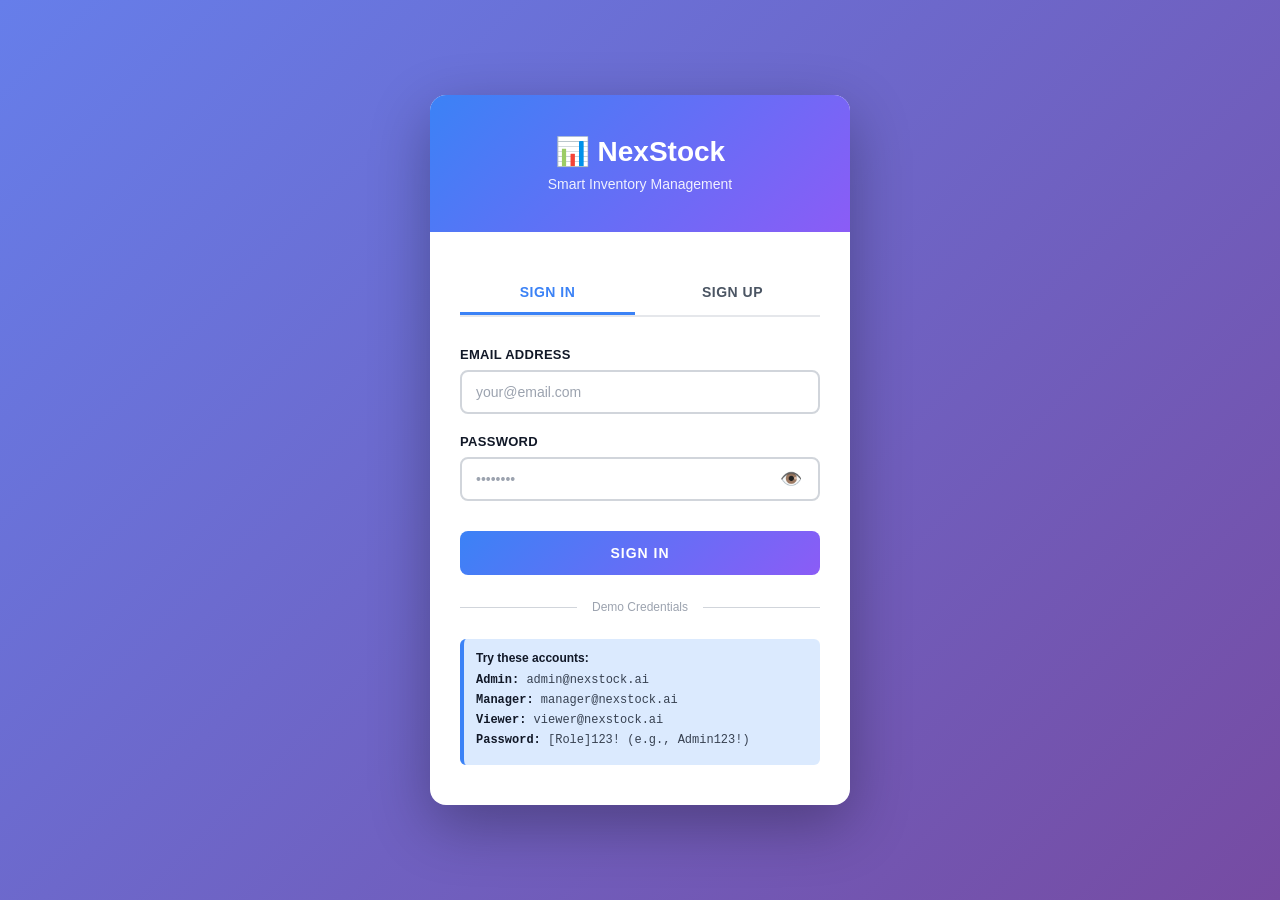
<file: templates/login.html>
<!DOCTYPE html>
<html lang="en">
<head>
    <meta charset="UTF-8">
    <meta name="viewport" content="width=device-width, initial-scale=1.0">
    <title>Smart Inventory Management - Login</title>
    <style>
        * {
            margin: 0;
            padding: 0;
            box-sizing: border-box;
        }

        :root {
            --primary: #3b82f6;
            --primary-dark: #1e40af;
            --primary-light: #dbeafe;
            --secondary: #8b5cf6;
            --success: #10b981;
            --warning: #f59e0b;
            --danger: #ef4444;
            --gray-50: #f9fafb;
            --gray-100: #f3f4f6;
            --gray-200: #e5e7eb;
            --gray-300: #d1d5db;
            --gray-400: #9ca3af;
            --gray-500: #6b7280;
            --gray-600: #4b5563;
            --gray-700: #374151;
            --gray-800: #1f2937;
            --gray-900: #111827;
            --text: var(--gray-900);
            --text2: var(--gray-600);
            --bg: #ffffff;
            --bg-secondary: var(--gray-50);
        }

        html, body {
            height: 100%;
            width: 100%;
            font-family: -apple-system, BlinkMacSystemFont, 'Segoe UI', Roboto, 'Helvetica Neue', Arial, sans-serif;
            background: linear-gradient(135deg, #667eea 0%, #764ba2 100%);
            color: var(--text);
        }

        .auth-container {
            display: flex;
            height: 100vh;
            align-items: center;
            justify-content: center;
            padding: 20px;
        }

        .auth-wrapper {
            width: 100%;
            max-width: 420px;
            background: var(--bg);
            border-radius: 16px;
            box-shadow: 0 20px 60px rgba(0, 0, 0, 0.3);
            overflow: hidden;
            animation: slideUp 0.6s ease-out;
        }

        @keyframes slideUp {
            from {
                opacity: 0;
                transform: translateY(40px);
            }
            to {
                opacity: 1;
                transform: translateY(0);
            }
        }

        .auth-header {
            background: linear-gradient(135deg, var(--primary) 0%, var(--secondary) 100%);
            color: white;
            padding: 40px 30px;
            text-align: center;
        }

        .auth-header h1 {
            font-size: 28px;
            margin-bottom: 8px;
            font-weight: 700;
        }

        .auth-header p {
            font-size: 14px;
            opacity: 0.9;
        }

        .auth-content {
            padding: 40px 30px;
        }

        /* TAB NAVIGATION */
        .auth-tabs {
            display: flex;
            gap: 10px;
            margin-bottom: 30px;
            border-bottom: 2px solid var(--gray-200);
        }

        .auth-tab {
            flex: 1;
            padding: 12px;
            background: none;
            border: none;
            color: var(--text2);
            font-size: 14px;
            font-weight: 600;
            cursor: pointer;
            border-bottom: 3px solid transparent;
            transition: all 0.3s;
            text-transform: uppercase;
            letter-spacing: 0.5px;
        }

        .auth-tab.active {
            color: var(--primary);
            border-bottom-color: var(--primary);
        }

        .auth-tab:hover {
            color: var(--text);
        }

        /* FORM CONTENT */
        .auth-form-container {
            display: none;
        }

        .auth-form-container.active {
            display: block;
            animation: fadeIn 0.3s ease-out;
        }

        @keyframes fadeIn {
            from {
                opacity: 0;
                transform: translateY(10px);
            }
            to {
                opacity: 1;
                transform: translateY(0);
            }
        }

        .form-group {
            margin-bottom: 20px;
        }

        .form-group label {
            display: block;
            margin-bottom: 8px;
            font-size: 13px;
            font-weight: 600;
            color: var(--text);
            text-transform: uppercase;
            letter-spacing: 0.3px;
        }

        .form-group input,
        .form-group select {
            width: 100%;
            padding: 12px 14px;
            border: 2px solid var(--gray-300);
            border-radius: 8px;
            font-size: 14px;
            font-family: inherit;
            background: var(--bg);
            color: var(--text);
            transition: all 0.3s;
        }

        .form-group input:focus,
        .form-group select:focus {
            outline: none;
            border-color: var(--primary);
            box-shadow: 0 0 0 3px rgba(59, 130, 246, 0.1);
        }

        .form-group input::placeholder {
            color: var(--gray-400);
        }

        .form-error {
            font-size: 12px;
            color: var(--danger);
            margin-top: 6px;
            display: none;
        }

        .form-error.show {
            display: block;
        }

        /* PASSWORD TOGGLE */
        .password-group {
            position: relative;
        }

        .password-toggle {
            position: absolute;
            right: 14px;
            top: 50%;
            transform: translateY(-50%);
            background: none;
            border: none;
            color: var(--gray-400);
            cursor: pointer;
            font-size: 18px;
            padding: 4px;
            transition: color 0.3s;
        }

        .password-toggle:hover {
            color: var(--text2);
        }

        /* ROLE SELECTION */
        .role-options {
            display: grid;
            grid-template-columns: repeat(3, 1fr);
            gap: 10px;
            margin-bottom: 20px;
        }

        .role-option {
            position: relative;
        }

        .role-option input {
            display: none;
        }

        .role-option label {
            display: block;
            padding: 12px;
            border: 2px solid var(--gray-300);
            border-radius: 8px;
            text-align: center;
            cursor: pointer;
            font-size: 12px;
            font-weight: 600;
            transition: all 0.3s;
            text-transform: uppercase;
            letter-spacing: 0.3px;
        }

        .role-option input:checked + label {
            background: var(--primary);
            color: white;
            border-color: var(--primary);
        }

        /* SUBMIT BUTTON */
        .form-submit {
            width: 100%;
            padding: 14px;
            background: linear-gradient(135deg, var(--primary) 0%, var(--secondary) 100%);
            color: white;
            border: none;
            border-radius: 8px;
            font-size: 14px;
            font-weight: 700;
            cursor: pointer;
            transition: all 0.3s;
            text-transform: uppercase;
            letter-spacing: 1px;
            margin-top: 10px;
        }

        .form-submit:hover:not(:disabled) {
            transform: translateY(-2px);
            box-shadow: 0 10px 25px rgba(59, 130, 246, 0.3);
        }

        .form-submit:disabled {
            opacity: 0.6;
            cursor: not-allowed;
        }

        /* DIVIDER */
        .auth-divider {
            display: flex;
            align-items: center;
            margin: 25px 0;
            color: var(--gray-400);
            font-size: 12px;
        }

        .auth-divider::before,
        .auth-divider::after {
            content: '';
            flex: 1;
            height: 1px;
            background: var(--gray-300);
        }

        .auth-divider span {
            padding: 0 15px;
        }

        /* DEMO CREDENTIALS */
        .demo-creds {
            background: var(--primary-light);
            border-left: 4px solid var(--primary);
            padding: 12px;
            border-radius: 6px;
            font-size: 12px;
            margin-top: 20px;
            color: var(--gray-700);
        }

        .demo-creds strong {
            color: var(--text);
        }

        .demo-creds-title {
            font-weight: 700;
            margin-bottom: 8px;
            color: var(--text);
        }

        .demo-cred-item {
            margin: 6px 0;
            font-family: 'Courier New', monospace;
        }

        /* TOAST NOTIFICATIONS */
        .toast-container {
            position: fixed;
            top: 20px;
            right: 20px;
            z-index: 1000;
        }

        .toast {
            background: var(--bg);
            border-left: 4px solid var(--primary);
            padding: 14px 18px;
            border-radius: 6px;
            margin-bottom: 10px;
            box-shadow: 0 4px 12px rgba(0, 0, 0, 0.15);
            display: flex;
            align-items: center;
            gap: 12px;
            animation: slideInRight 0.3s ease-out;
            min-width: 300px;
        }

        .toast.success {
            border-left-color: var(--success);
        }

        .toast.error {
            border-left-color: var(--danger);
        }

        .toast.info {
            border-left-color: var(--primary);
        }

        @keyframes slideInRight {
            from {
                opacity: 0;
                transform: translateX(400px);
            }
            to {
                opacity: 1;
                transform: translateX(0);
            }
        }

        /* RESPONSIVE */
        @media (max-width: 480px) {
            .auth-wrapper {
                max-width: 100%;
            }

            .auth-header {
                padding: 30px 20px;
            }

            .auth-header h1 {
                font-size: 24px;
            }

            .auth-content {
                padding: 30px 20px;
            }

            .role-options {
                grid-template-columns: 1fr;
            }
        }
    </style>
</head>
<body>
    <div class="auth-container">
        <div class="auth-wrapper">
            <!-- HEADER -->
            <div class="auth-header">
                <h1>📊 NexStock</h1>
                <p>Smart Inventory Management</p>
            </div>

            <!-- CONTENT -->
            <div class="auth-content">
                <!-- TABS -->
                <div class="auth-tabs">
                    <button class="auth-tab active" onclick="switchTab('login')">Sign In</button>
                    <button class="auth-tab" onclick="switchTab('signup')">Sign Up</button>
                </div>

                <!-- LOGIN FORM -->
                <div id="loginForm" class="auth-form-container active">
                    <form id="loginFormElement">
                        <div class="form-group">
                            <label>Email Address</label>
                            <input type="email" id="loginEmail" placeholder="your@email.com" autocomplete="email">
                            <div class="form-error" id="loginEmailError"></div>
                        </div>

                        <div class="form-group">
                            <label>Password</label>
                            <div class="password-group">
                                <input type="password" id="loginPassword" placeholder="••••••••" autocomplete="current-password">
                                <button type="button" class="password-toggle" onclick="toggleLoginPassword()">👁️</button>
                            </div>
                            <div class="form-error" id="loginPasswordError"></div>
                        </div>

                        <button type="submit" class="form-submit" id="loginSubmitBtn">Sign In</button>

                        <div class="auth-divider">
                            <span>Demo Credentials</span>
                        </div>

                        <div class="demo-creds">
                            <div class="demo-creds-title">Try these accounts:</div>
                            <div class="demo-cred-item"><strong>Admin:</strong> admin@nexstock.ai</div>
                            <div class="demo-cred-item"><strong>Manager:</strong> manager@nexstock.ai</div>
                            <div class="demo-cred-item"><strong>Viewer:</strong> viewer@nexstock.ai</div>
                            <div class="demo-cred-item"><strong>Password:</strong> [Role]123! (e.g., Admin123!)</div>
                        </div>
                    </form>
                </div>

                <!-- SIGNUP FORM -->
                <div id="signupForm" class="auth-form-container">
                    <form id="signupFormElement">
                        <div class="form-group">
                            <label>Full Name</label>
                            <input type="text" id="signupName" placeholder="Your Name" autocomplete="name">
                            <div class="form-error" id="signupNameError"></div>
                        </div>

                        <div class="form-group">
                            <label>Email Address</label>
                            <input type="email" id="signupEmail" placeholder="your@email.com" autocomplete="email">
                            <div class="form-error" id="signupEmailError"></div>
                        </div>

                        <div class="form-group">
                            <label>Password</label>
                            <div class="password-group">
                                <input type="password" id="signupPassword" placeholder="••••••••" autocomplete="new-password">
                                <button type="button" class="password-toggle" onclick="toggleSignupPassword()">👁️</button>
                            </div>
                            <div class="form-error" id="signupPasswordError"></div>
                        </div>

                        <div class="form-group">
                            <label>Select Your Role</label>
                            <div class="role-options">
                                <div class="role-option">
                                    <input type="radio" id="roleAdmin" name="signupRole" value="admin">
                                    <label for="roleAdmin">👑<br>Admin</label>
                                </div>
                                <div class="role-option">
                                    <input type="radio" id="roleManager" name="signupRole" value="manager" checked>
                                    <label for="roleManager">📋<br>Manager</label>
                                </div>
                                <div class="role-option">
                                    <input type="radio" id="roleViewer" name="signupRole" value="viewer">
                                    <label for="roleViewer">👁️<br>Viewer</label>
                                </div>
                            </div>
                            <div class="form-error" id="signupRoleError"></div>
                        </div>

                        <button type="submit" class="form-submit" id="signupSubmitBtn">Create Account</button>
                    </form>
                </div>
            </div>
        </div>
    </div>

    <!-- TOAST CONTAINER -->
    <div id="toastContainer" class="toast-container"></div>

    <script>
        // ======= TAB SWITCHING =======
        function switchTab(tab) {
            document.querySelectorAll('.auth-form-container').forEach(el => {
                el.classList.remove('active');
            });
            document.querySelectorAll('.auth-tab').forEach(el => {
                el.classList.remove('active');
            });

            document.getElementById(tab === 'login' ? 'loginForm' : 'signupForm').classList.add('active');
            event.target.classList.add('active');
        }

        // ======= PASSWORD TOGGLE =======
        function toggleLoginPassword() {
            const input = document.getElementById('loginPassword');
            const btn = event.target;
            input.type = input.type === 'password' ? 'text' : 'password';
            btn.textContent = input.type === 'password' ? '👁️' : '🙈';
        }

        function toggleSignupPassword() {
            const input = document.getElementById('signupPassword');
            const btn = event.target;
            input.type = input.type === 'password' ? 'text' : 'password';
            btn.textContent = input.type === 'password' ? '👁️' : '🙈';
        }

        // ======= TOAST NOTIFICATIONS =======
        function showToast(message, type = 'info') {
            const container = document.getElementById('toastContainer');
            const toast = document.createElement('div');
            toast.className = `toast ${type}`;
            
            const icons = { success: '✓', error: '✕', info: 'ℹ' };
            toast.innerHTML = `<span>${icons[type] || 'ℹ'}</span> <span>${message}</span>`;
            
            container.appendChild(toast);
            setTimeout(() => toast.remove(), 3500);
        }

        // ======= ERROR HANDLING =======
        function showError(elementId, message) {
            const el = document.getElementById(elementId);
            if (el) {
                el.textContent = message;
                el.classList.add('show');
            }
        }

        function hideError(elementId) {
            const el = document.getElementById(elementId);
            if (el) {
                el.textContent = '';
                el.classList.remove('show');
            }
        }

        // ======= VALIDATION =======
        const emailRegex = /^[^\s@]+@[^\s@]+\.[^\s@]+$/;

        function validateEmail(email) {
            if (!email) return 'Email is required';
            if (!emailRegex.test(email)) return 'Please enter a valid email address';
            return '';
        }

        function validatePassword(password) {
            if (!password) return 'Password is required';
            if (password.length < 6) return 'Password must be at least 6 characters';
            return '';
        }

        function validateName(name) {
            if (!name) return 'Name is required';
            if (name.length < 2) return 'Name must be at least 2 characters';
            return '';
        }

        function validateRole(role) {
            if (!role) return 'Please select a role';
            return '';
        }

        const API_BASE = window.location.protocol === 'file:' ? 'http://127.0.0.1:5000' : window.location.origin;
        if (window.location.protocol === 'file:') {
            console.warn('This page is loaded from file://. Use http://127.0.0.1:5000/login with the Flask server running for best results.');
        }

        // ======= LOGIN HANDLER =======
        document.getElementById('loginFormElement').addEventListener('submit', async (e) => {
            e.preventDefault();

            const email = document.getElementById('loginEmail').value.trim();
            const password = document.getElementById('loginPassword').value.trim();

            // Clear previous errors
            hideError('loginEmailError');
            hideError('loginPasswordError');

            // Validate
            const emailErr = validateEmail(email);
            const passwordErr = validatePassword(password);

            let isValid = true;
            if (emailErr) {
                showError('loginEmailError', emailErr);
                isValid = false;
            }
            if (passwordErr) {
                showError('loginPasswordError', passwordErr);
                isValid = false;
            }

            if (!isValid) return;

            // Submit
            const submitBtn = document.getElementById('loginSubmitBtn');
            submitBtn.textContent = 'Signing In...';
            submitBtn.disabled = true;

            try {
                const response = await fetch(`${API_BASE}/api/auth/login`, {
                    method: 'POST',
                    headers: { 'Content-Type': 'application/json' },
                    body: JSON.stringify({ email, password })
                });

                const result = await response.json();

                if (response.ok) {
                    showToast('Login successful!', 'success');
                    setTimeout(() => {
                        window.location.href = '/dashboard';
                    }, 500);
                } else {
                    showError('loginEmailError', result.message || 'Login failed');
                    submitBtn.textContent = 'Sign In';
                    submitBtn.disabled = false;
                }
            } catch (error) {
                console.error('Login fetch failed:', error);
                showError('loginEmailError', 'Unable to connect to server');
                submitBtn.textContent = 'Sign In';
                submitBtn.disabled = false;
            }
        });

        // ======= SIGNUP HANDLER =======
        document.getElementById('signupFormElement').addEventListener('submit', async (e) => {
            e.preventDefault();

            const name = document.getElementById('signupName').value.trim();
            const email = document.getElementById('signupEmail').value.trim();
            const password = document.getElementById('signupPassword').value.trim();
            const role = document.querySelector('input[name="signupRole"]:checked')?.value || '';

            // Clear previous errors
            hideError('signupNameError');
            hideError('signupEmailError');
            hideError('signupPasswordError');
            hideError('signupRoleError');

            // Validate
            const nameErr = validateName(name);
            const emailErr = validateEmail(email);
            const passwordErr = validatePassword(password);
            const roleErr = validateRole(role);

            let isValid = true;
            if (nameErr) {
                showError('signupNameError', nameErr);
                isValid = false;
            }
            if (emailErr) {
                showError('signupEmailError', emailErr);
                isValid = false;
            }
            if (passwordErr) {
                showError('signupPasswordError', passwordErr);
                isValid = false;
            }
            if (roleErr) {
                showError('signupRoleError', roleErr);
                isValid = false;
            }

            if (!isValid) return;

            // Submit
            const submitBtn = document.getElementById('signupSubmitBtn');
            submitBtn.textContent = 'Creating Account...';
            submitBtn.disabled = true;

            try {
                const response = await fetch(`${API_BASE}/api/auth/signup`, {
                    method: 'POST',
                    headers: { 'Content-Type': 'application/json' },
                    body: JSON.stringify({ name, email, password, role })
                });

                const result = await response.json();

                if (response.ok) {
                    showToast('Account created successfully!', 'success');
                    setTimeout(() => {
                        window.location.href = '/dashboard';
                    }, 500);
                } else {
                    showError('signupEmailError', result.message || 'Signup failed');
                    submitBtn.textContent = 'Create Account';
                    submitBtn.disabled = false;
                }
            } catch (error) {
                console.error('Signup fetch failed:', error);
                showError('signupEmailError', 'Unable to connect to server');
                submitBtn.textContent = 'Create Account';
                submitBtn.disabled = false;
            }
        });

        // ======= DEMO QUICK LOGIN =======
        function quickLogin(email, password) {
            document.getElementById('loginEmail').value = email;
            document.getElementById('loginPassword').value = password;
            showToast('Credentials filled! Click Sign In', 'info');
        }
    </script>
</body>
</html>
</file>
